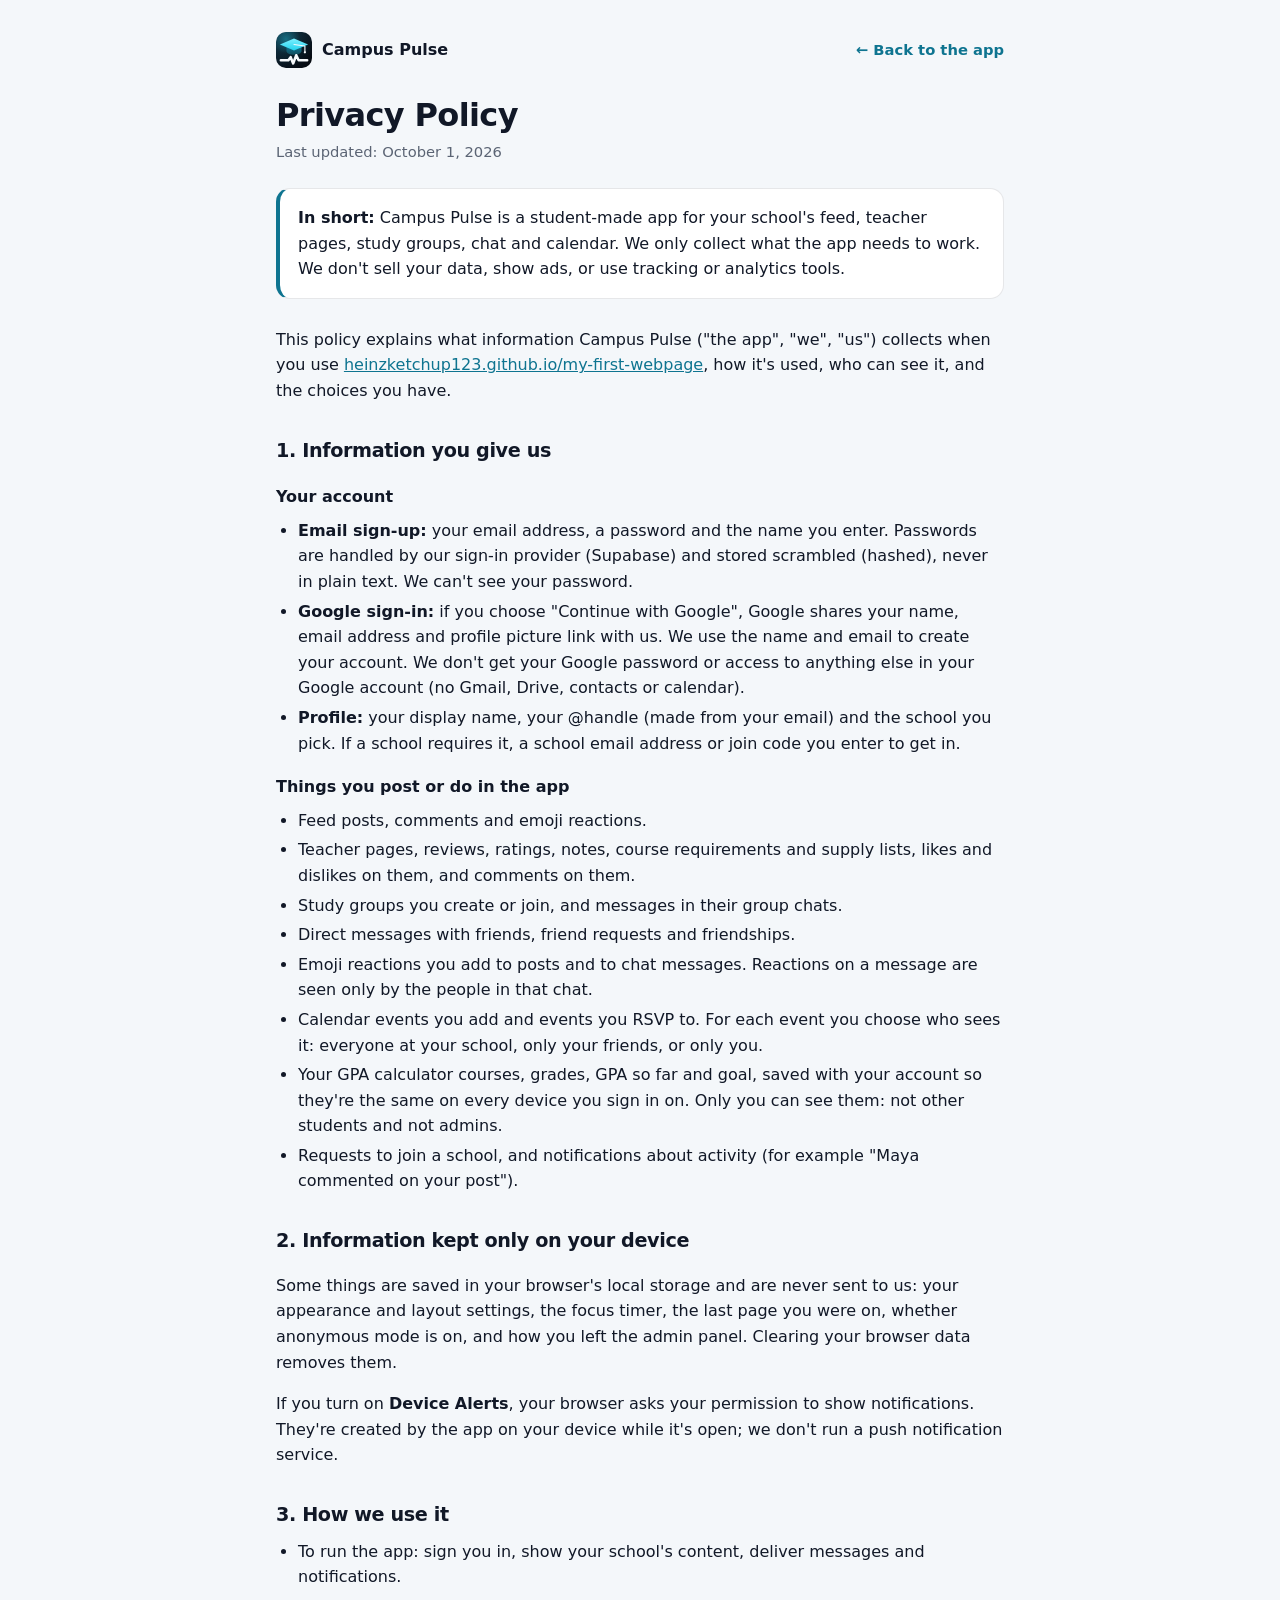
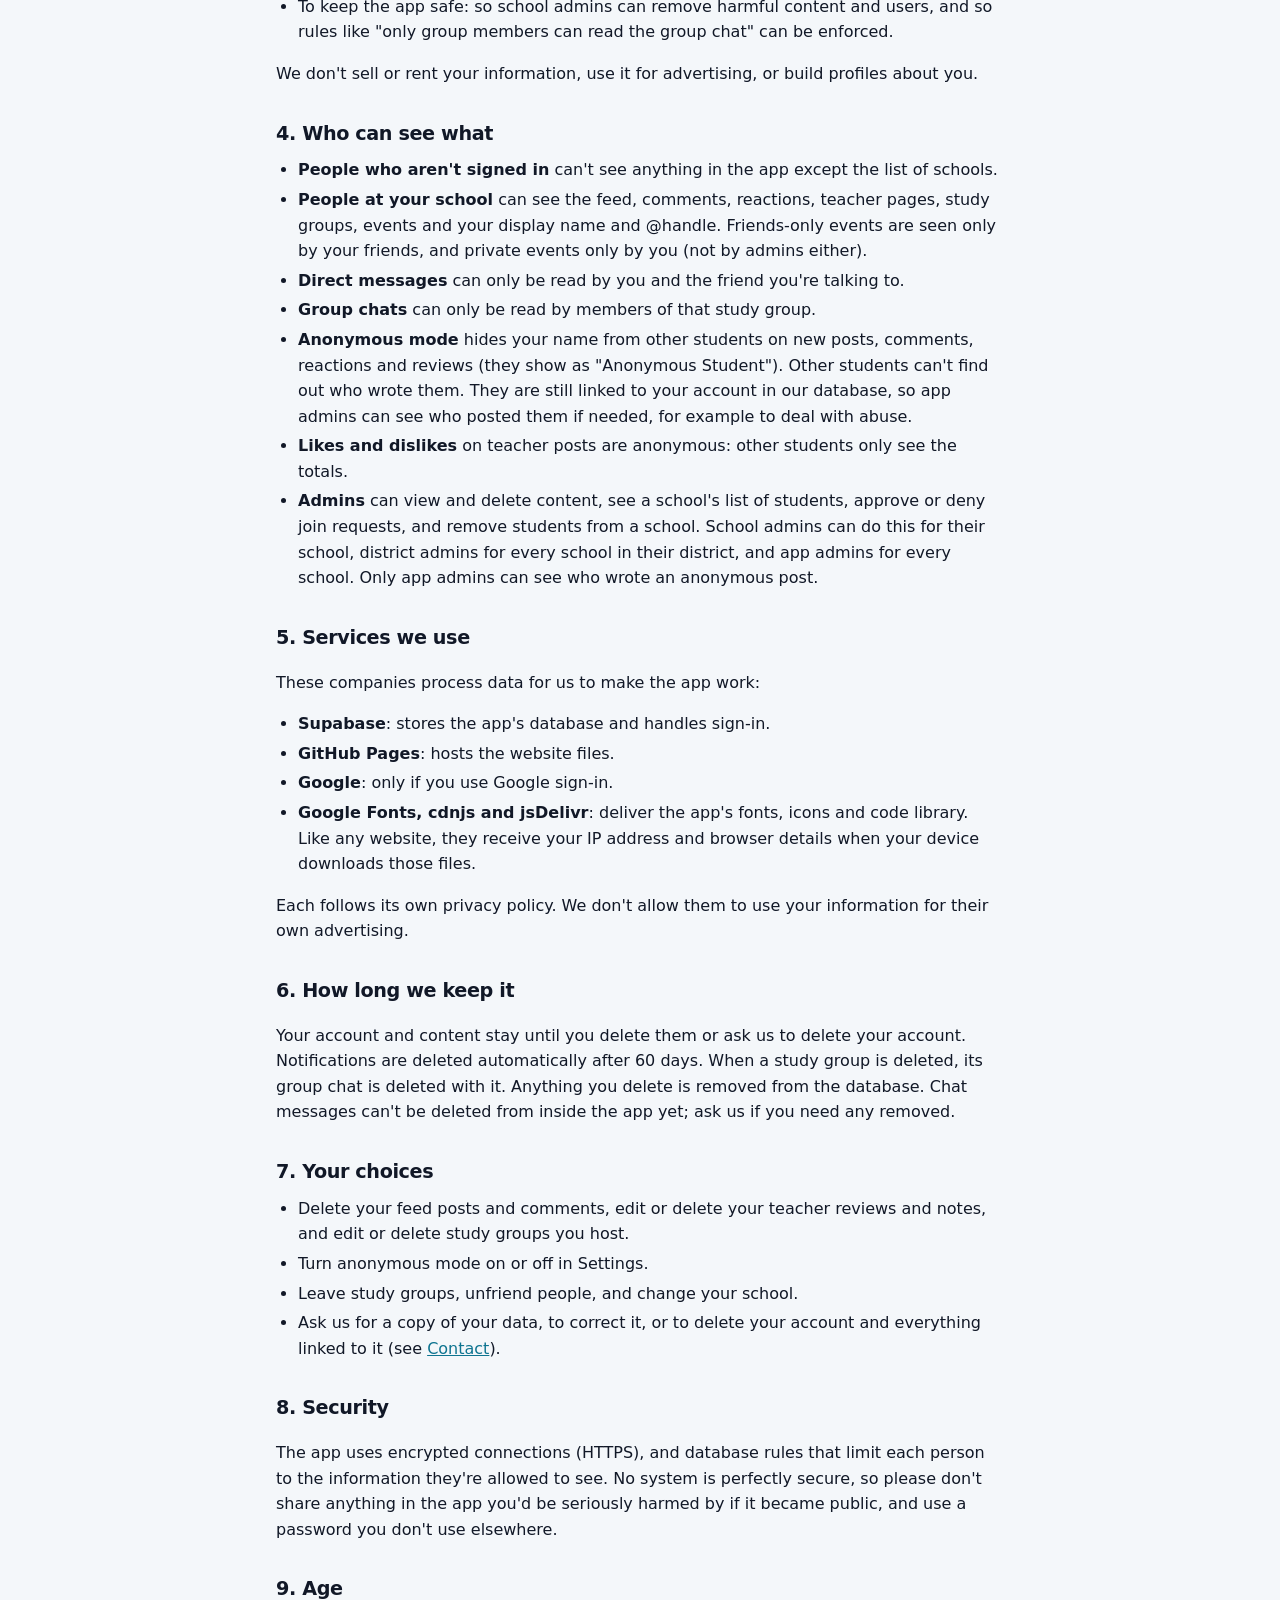
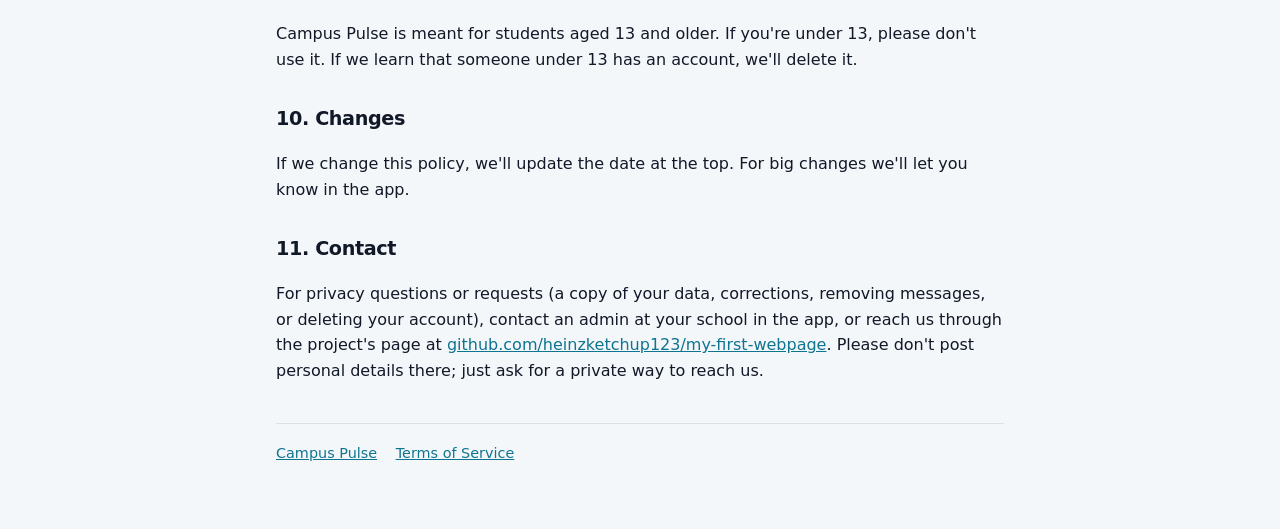
<file: privacy.html>
<!DOCTYPE html>
<html lang="en">
<head>
  <meta charset="UTF-8" />
  <meta http-equiv="Content-Security-Policy" content="default-src 'self'; style-src 'self' 'unsafe-inline' https://fonts.googleapis.com; font-src 'self' https://fonts.gstatic.com; img-src 'self' data:; object-src 'none'; base-uri 'self'; form-action 'none'" />
  <meta name="referrer" content="strict-origin-when-cross-origin" />
  <meta name="viewport" content="width=device-width, initial-scale=1.0" />
  <title>Privacy Policy · Campus Pulse</title>
  <meta name="description" content="What Campus Pulse collects, why, who can see it, and how to get it deleted." />
  <link rel="icon" href="icons/favicon.svg" type="image/svg+xml" />
  <link rel="preconnect" href="https://fonts.googleapis.com" />
  <link rel="preconnect" href="https://fonts.gstatic.com" crossorigin />
  <link rel="stylesheet" href="https://fonts.googleapis.com/css2?family=Bricolage+Grotesque:opsz,wght@12..96,700;12..96,800&family=Inter:wght@400;600;700&display=swap" />
  <link rel="stylesheet" href="legal.css" />
</head>
<body>
  <main class="wrap">
    <div class="top">
      <a class="brand" href="./"><img src="icons/favicon.svg" alt="" /> Campus Pulse</a>
      <a class="back" href="./">&larr; Back to the app</a>
    </div>

    <h1>Privacy Policy</h1>
    <p class="updated">Last updated: October 1, 2026</p>

    <div class="summary">
      <p><strong>In short:</strong> Campus Pulse is a student-made app for your school's feed,
      teacher pages, study groups, chat and calendar. We only collect what the app needs to work.
      We don't sell your data, show ads, or use tracking or analytics tools.</p>
    </div>

    <p>This policy explains what information Campus Pulse ("the app", "we", "us") collects when you use
    <a href="https://heinzketchup123.github.io/my-first-webpage/">heinzketchup123.github.io/my-first-webpage</a>,
    how it's used, who can see it, and the choices you have.</p>

    <h2>1. Information you give us</h2>
    <h3>Your account</h3>
    <ul>
      <li><strong>Email sign-up:</strong> your email address, a password and the name you enter.
        Passwords are handled by our sign-in provider (Supabase) and stored scrambled (hashed), never in plain text.
        We can't see your password.</li>
      <li><strong>Google sign-in:</strong> if you choose "Continue with Google", Google shares your name,
        email address and profile picture link with us. We use the name and email to create your account.
        We don't get your Google password or access to anything else in your Google account
        (no Gmail, Drive, contacts or calendar).</li>
      <li><strong>Profile:</strong> your display name, your @handle (made from your email) and the school you pick.
        If a school requires it, a school email address or join code you enter to get in.</li>
    </ul>
    <h3>Things you post or do in the app</h3>
    <ul>
      <li>Feed posts, comments and emoji reactions.</li>
      <li>Teacher pages, reviews, ratings, notes, course requirements and supply lists, likes and dislikes on them,
        and comments on them.</li>
      <li>Study groups you create or join, and messages in their group chats.</li>
      <li>Direct messages with friends, friend requests and friendships.</li>
      <li>Emoji reactions you add to posts and to chat messages. Reactions on a message are seen only by the people in that chat.</li>
      <li>Calendar events you add and events you RSVP to. For each event you choose who sees it: everyone at your
        school, only your friends, or only you.</li>
      <li>Your GPA calculator courses, grades, GPA so far and goal, saved with your account so they're the
        same on every device you sign in on. Only you can see them: not other students and not admins.</li>
      <li>Requests to join a school, and notifications about activity (for example "Maya commented on your post").</li>
    </ul>

    <h2>2. Information kept only on your device</h2>
    <p>Some things are saved in your browser's local storage and are never sent to us:
    your appearance and layout settings, the focus timer,
    the last page you were on, whether anonymous mode is on, and how you left the admin panel.
    Clearing your browser data removes them.</p>
    <p>If you turn on <strong>Device Alerts</strong>, your browser asks your permission to show
    notifications. They're created by the app on your device while it's open; we don't run a push
    notification service.</p>

    <h2>3. How we use it</h2>
    <ul>
      <li>To run the app: sign you in, show your school's content, deliver messages and notifications.</li>
      <li>To keep the app safe: so school admins can remove harmful content and users, and so rules like
        "only group members can read the group chat" can be enforced.</li>
    </ul>
    <p>We don't sell or rent your information, use it for advertising, or build profiles about you.</p>

    <h2>4. Who can see what</h2>
    <ul>
      <li><strong>People who aren't signed in</strong> can't see anything in the app except the list of schools.</li>
      <li><strong>People at your school</strong> can see the feed, comments, reactions, teacher pages,
        study groups, events and your display name and @handle. Friends-only events are seen only by your
        friends, and private events only by you (not by admins either).</li>
      <li><strong>Direct messages</strong> can only be read by you and the friend you're talking to.</li>
      <li><strong>Group chats</strong> can only be read by members of that study group.</li>
      <li><strong>Anonymous mode</strong> hides your name from other students on new posts, comments,
        reactions and reviews (they show as "Anonymous Student"). Other students can't find out who wrote them.
        They are still linked to your account in our database, so app admins can see who posted them if
        needed, for example to deal with abuse.</li>
      <li><strong>Likes and dislikes</strong> on teacher posts are anonymous: other students only see the totals.</li>
      <li><strong>Admins</strong> can view and delete content, see a school's list of students,
        approve or deny join requests, and remove students from a school. School admins can do this for
        their school, district admins for every school in their district, and app admins for every school.
        Only app admins can see who wrote an anonymous post.</li>
    </ul>

    <h2>5. Services we use</h2>
    <p>These companies process data for us to make the app work:</p>
    <ul>
      <li><strong>Supabase</strong>: stores the app's database and handles sign-in.</li>
      <li><strong>GitHub Pages</strong>: hosts the website files.</li>
      <li><strong>Google</strong>: only if you use Google sign-in.</li>
      <li><strong>Google Fonts, cdnjs and jsDelivr</strong>: deliver the app's fonts, icons and code library.
        Like any website, they receive your IP address and browser details when your device downloads those files.</li>
    </ul>
    <p>Each follows its own privacy policy. We don't allow them to use your information for their own advertising.</p>

    <h2>6. How long we keep it</h2>
    <p>Your account and content stay until you delete them or ask us to delete your account.
    Notifications are deleted automatically after 60 days. When a study group is deleted, its group chat is
    deleted with it. Anything you delete is removed from the database. Chat messages can't be deleted
    from inside the app yet; ask us if you need any removed.</p>

    <h2>7. Your choices</h2>
    <ul>
      <li>Delete your feed posts and comments, edit or delete your teacher reviews and notes, and edit or
        delete study groups you host.</li>
      <li>Turn anonymous mode on or off in Settings.</li>
      <li>Leave study groups, unfriend people, and change your school.</li>
      <li>Ask us for a copy of your data, to correct it, or to delete your account and everything linked to it
        (see <a href="#contact">Contact</a>).</li>
    </ul>

    <h2>8. Security</h2>
    <p>The app uses encrypted connections (HTTPS), and database rules that limit each person to the
    information they're allowed to see. No system is perfectly secure, so please don't share anything in
    the app you'd be seriously harmed by if it became public, and use a password you don't use elsewhere.</p>

    <h2>9. Age</h2>
    <p>Campus Pulse is meant for students aged 13 and older. If you're under 13, please don't use it.
    If we learn that someone under 13 has an account, we'll delete it.</p>

    <h2>10. Changes</h2>
    <p>If we change this policy, we'll update the date at the top. For big changes we'll let you know in the app.</p>

    <h2 id="contact">11. Contact</h2>
    <p>For privacy questions or requests (a copy of your data, corrections, removing messages, or deleting your account),
    contact an admin at your school in the app, or reach us through the project's page at
    <a href="https://github.com/heinzketchup123/my-first-webpage/issues">github.com/heinzketchup123/my-first-webpage</a>.
    Please don't post personal details there; just ask for a private way to reach us.</p>

    <footer>
      <a href="./">Campus Pulse</a>
      <a href="terms.html">Terms of Service</a>
    </footer>
  </main>
</body>
</html>
</file>
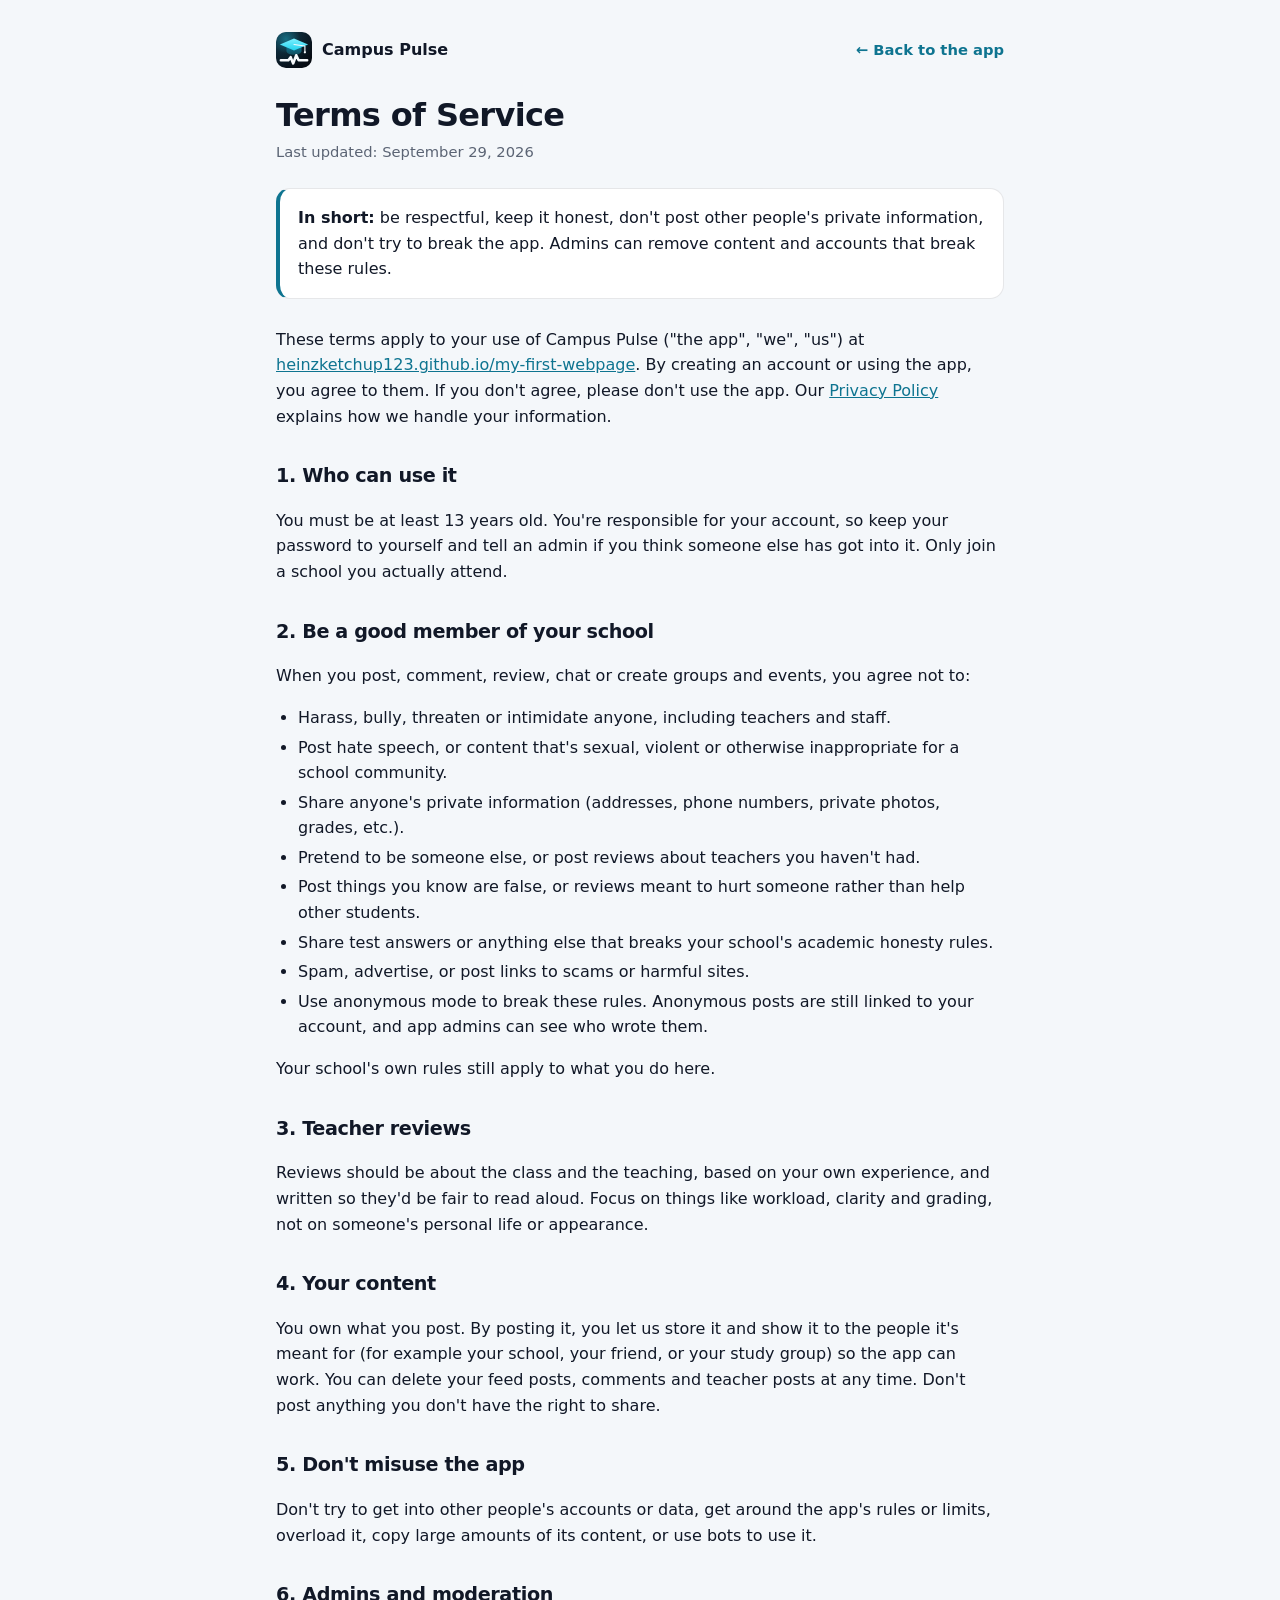
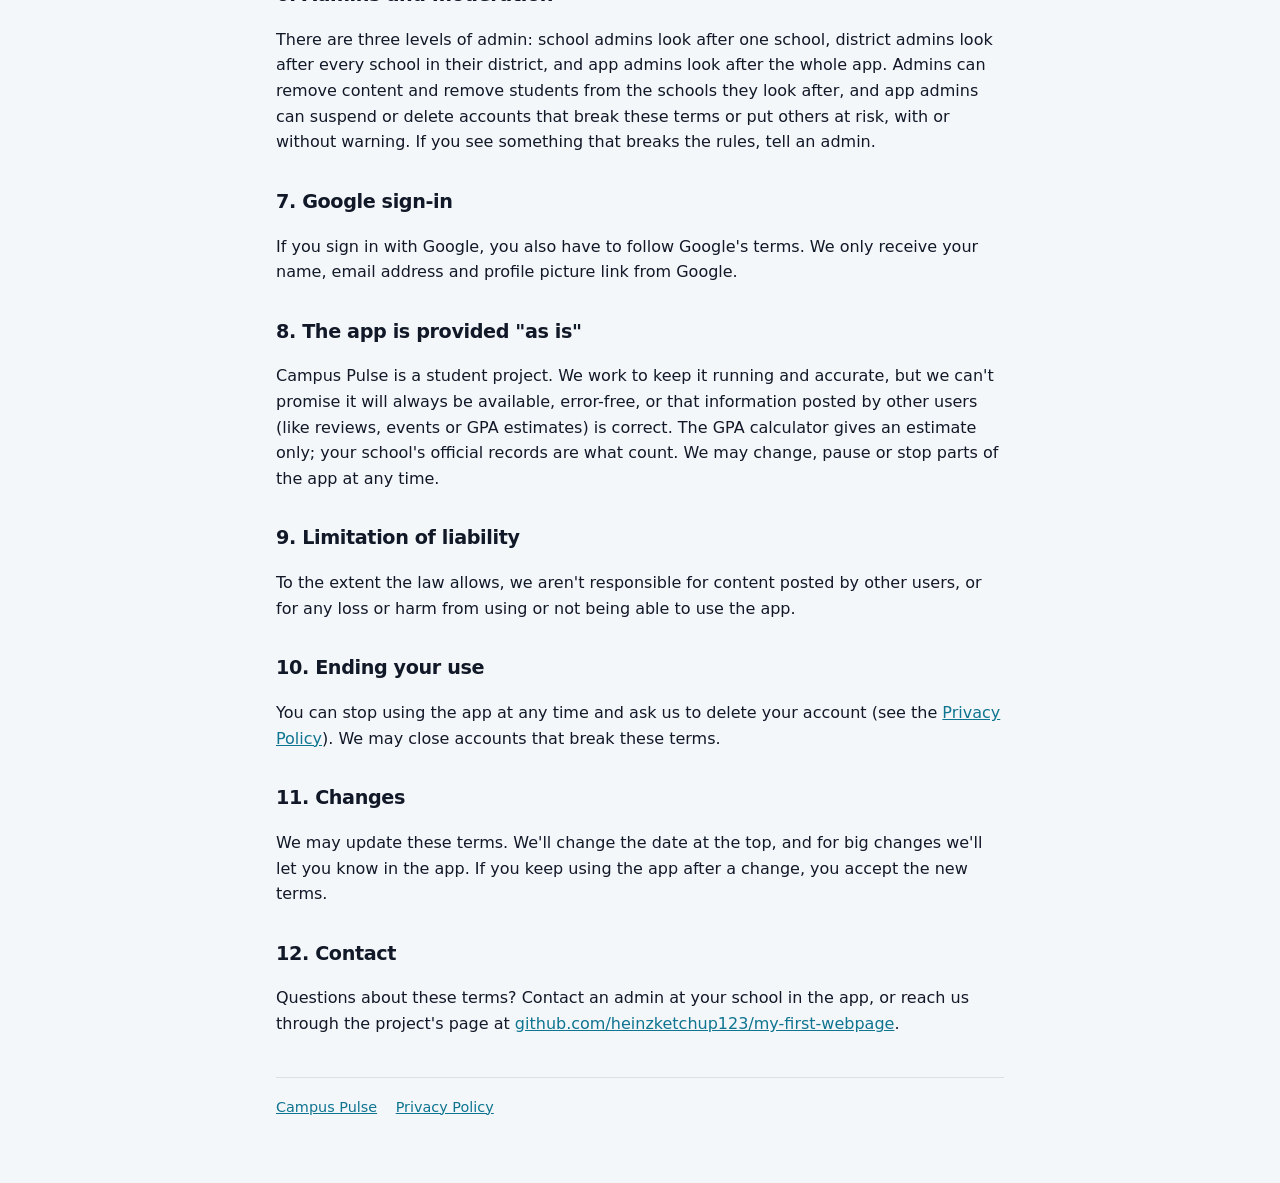
<file: terms.html>
<!DOCTYPE html>
<html lang="en">
<head>
  <meta charset="UTF-8" />
  <meta http-equiv="Content-Security-Policy" content="default-src 'self'; style-src 'self' 'unsafe-inline' https://fonts.googleapis.com; font-src 'self' https://fonts.gstatic.com; img-src 'self' data:; object-src 'none'; base-uri 'self'; form-action 'none'" />
  <meta name="referrer" content="strict-origin-when-cross-origin" />
  <meta name="viewport" content="width=device-width, initial-scale=1.0" />
  <title>Terms of Service · Campus Pulse</title>
  <meta name="description" content="The rules for using Campus Pulse." />
  <link rel="icon" href="icons/favicon.svg" type="image/svg+xml" />
  <link rel="preconnect" href="https://fonts.googleapis.com" />
  <link rel="preconnect" href="https://fonts.gstatic.com" crossorigin />
  <link rel="stylesheet" href="https://fonts.googleapis.com/css2?family=Bricolage+Grotesque:opsz,wght@12..96,700;12..96,800&family=Inter:wght@400;600;700&display=swap" />
  <link rel="stylesheet" href="legal.css" />
</head>
<body>
  <main class="wrap">
    <div class="top">
      <a class="brand" href="./"><img src="icons/favicon.svg" alt="" /> Campus Pulse</a>
      <a class="back" href="./">&larr; Back to the app</a>
    </div>

    <h1>Terms of Service</h1>
    <p class="updated">Last updated: September 29, 2026</p>

    <div class="summary">
      <p><strong>In short:</strong> be respectful, keep it honest, don't post other people's private
      information, and don't try to break the app. Admins can remove content and accounts that break these rules.</p>
    </div>

    <p>These terms apply to your use of Campus Pulse ("the app", "we", "us") at
    <a href="https://heinzketchup123.github.io/my-first-webpage/">heinzketchup123.github.io/my-first-webpage</a>.
    By creating an account or using the app, you agree to them. If you don't agree, please don't use the app.
    Our <a href="privacy.html">Privacy Policy</a> explains how we handle your information.</p>

    <h2>1. Who can use it</h2>
    <p>You must be at least 13 years old. You're responsible for your account, so keep your password to
    yourself and tell an admin if you think someone else has got into it. Only join a school you actually attend.</p>

    <h2>2. Be a good member of your school</h2>
    <p>When you post, comment, review, chat or create groups and events, you agree not to:</p>
    <ul>
      <li>Harass, bully, threaten or intimidate anyone, including teachers and staff.</li>
      <li>Post hate speech, or content that's sexual, violent or otherwise inappropriate for a school community.</li>
      <li>Share anyone's private information (addresses, phone numbers, private photos, grades, etc.).</li>
      <li>Pretend to be someone else, or post reviews about teachers you haven't had.</li>
      <li>Post things you know are false, or reviews meant to hurt someone rather than help other students.</li>
      <li>Share test answers or anything else that breaks your school's academic honesty rules.</li>
      <li>Spam, advertise, or post links to scams or harmful sites.</li>
      <li>Use anonymous mode to break these rules. Anonymous posts are still linked to your account,
        and app admins can see who wrote them.</li>
    </ul>
    <p>Your school's own rules still apply to what you do here.</p>

    <h2>3. Teacher reviews</h2>
    <p>Reviews should be about the class and the teaching, based on your own experience, and written
    so they'd be fair to read aloud. Focus on things like workload, clarity and grading, not on
    someone's personal life or appearance.</p>

    <h2>4. Your content</h2>
    <p>You own what you post. By posting it, you let us store it and show it to the people it's meant for
    (for example your school, your friend, or your study group) so the app can work. You can delete your
    feed posts, comments and teacher posts at any time. Don't post anything you don't have the right to share.</p>

    <h2>5. Don't misuse the app</h2>
    <p>Don't try to get into other people's accounts or data, get around the app's rules or limits,
    overload it, copy large amounts of its content, or use bots to use it.</p>

    <h2>6. Admins and moderation</h2>
    <p>There are three levels of admin: school admins look after one school, district admins look after
    every school in their district, and app admins look after the whole app. Admins can remove content
    and remove students from the schools they look after, and app admins can suspend or delete accounts
    that break these terms or put others at risk, with or without warning. If you see something that
    breaks the rules, tell an admin.</p>

    <h2>7. Google sign-in</h2>
    <p>If you sign in with Google, you also have to follow Google's terms. We only receive your name,
    email address and profile picture link from Google.</p>

    <h2>8. The app is provided "as is"</h2>
    <p>Campus Pulse is a student project. We work to keep it running and accurate, but we can't promise
    it will always be available, error-free, or that information posted by other users (like reviews,
    events or GPA estimates) is correct. The GPA calculator gives an estimate only; your school's official
    records are what count. We may change, pause or stop parts of the app at any time.</p>

    <h2>9. Limitation of liability</h2>
    <p>To the extent the law allows, we aren't responsible for content posted by other users, or for any
    loss or harm from using or not being able to use the app.</p>

    <h2>10. Ending your use</h2>
    <p>You can stop using the app at any time and ask us to delete your account
    (see the <a href="privacy.html#contact">Privacy Policy</a>). We may close accounts that break these terms.</p>

    <h2>11. Changes</h2>
    <p>We may update these terms. We'll change the date at the top, and for big changes we'll let you know
    in the app. If you keep using the app after a change, you accept the new terms.</p>

    <h2>12. Contact</h2>
    <p>Questions about these terms? Contact an admin at your school in the app, or reach us through the
    project's page at <a href="https://github.com/heinzketchup123/my-first-webpage/issues">github.com/heinzketchup123/my-first-webpage</a>.</p>

    <footer>
      <a href="./">Campus Pulse</a>
      <a href="privacy.html">Privacy Policy</a>
    </footer>
  </main>
</body>
</html>
</file>
<file: legal.css>
/* Privacy policy + terms of service pages */
:root {
  --bg: #080d14;
  --card: #0f1620;
  --border: rgba(255, 255, 255, 0.09);
  --text: #e6edf5;
  --sub: #9ba5b7;
  --accent: #22d3ee;
}
@media (prefers-color-scheme: light) {
  :root {
    --bg: #f4f7fa;
    --card: #ffffff;
    --border: rgba(15, 23, 42, 0.1);
    --text: #111827;
    --sub: #5b6474;
    --accent: #0e7490;
  }
}
* { box-sizing: border-box; }
html { -webkit-text-size-adjust: 100%; }
body {
  margin: 0;
  background: var(--bg);
  color: var(--text);
  font-family: Inter, system-ui, -apple-system, "Segoe UI", Roboto, sans-serif;
  font-size: 16px;
  line-height: 1.6;
}
.wrap { max-width: 760px; margin: 0 auto; padding: 32px 16px 64px; }
.top {
  display: flex;
  align-items: center;
  justify-content: space-between;
  gap: 12px;
  margin-bottom: 28px;
}
.brand { display: flex; align-items: center; gap: 10px; color: var(--text); text-decoration: none; font-weight: 800; }
.brand img { width: 36px; height: 36px; border-radius: 10px; }
.back { color: var(--accent); font-weight: 700; text-decoration: none; font-size: 0.92rem; white-space: nowrap; }
.back:hover, a:hover { text-decoration: underline; }
h1 { font-size: 2rem; line-height: 1.2; margin: 0 0 6px; letter-spacing: -0.02em; }
.updated { color: var(--sub); margin: 0 0 24px; font-size: 0.92rem; }
.summary {
  background: var(--card);
  border: 1px solid var(--border);
  border-left: 4px solid var(--accent);
  border-radius: 14px;
  padding: 16px 18px;
  margin-bottom: 28px;
}
.summary p { margin: 0; }
h2 { font-size: 1.2rem; margin: 32px 0 8px; }
h3 { font-size: 1rem; margin: 18px 0 4px; }
p, li { color: var(--text); }
ul { padding-left: 22px; margin: 8px 0; }
li { margin: 4px 0; }
a { color: var(--accent); }
.muted { color: var(--sub); }
footer { margin-top: 40px; padding-top: 18px; border-top: 1px solid var(--border); color: var(--sub); font-size: 0.9rem; }
footer a { margin-right: 14px; }

/* Same headings as the app */
h1, h2 { font-family: 'Bricolage Grotesque', Inter, system-ui, sans-serif; letter-spacing: -0.02em; }
</file>
